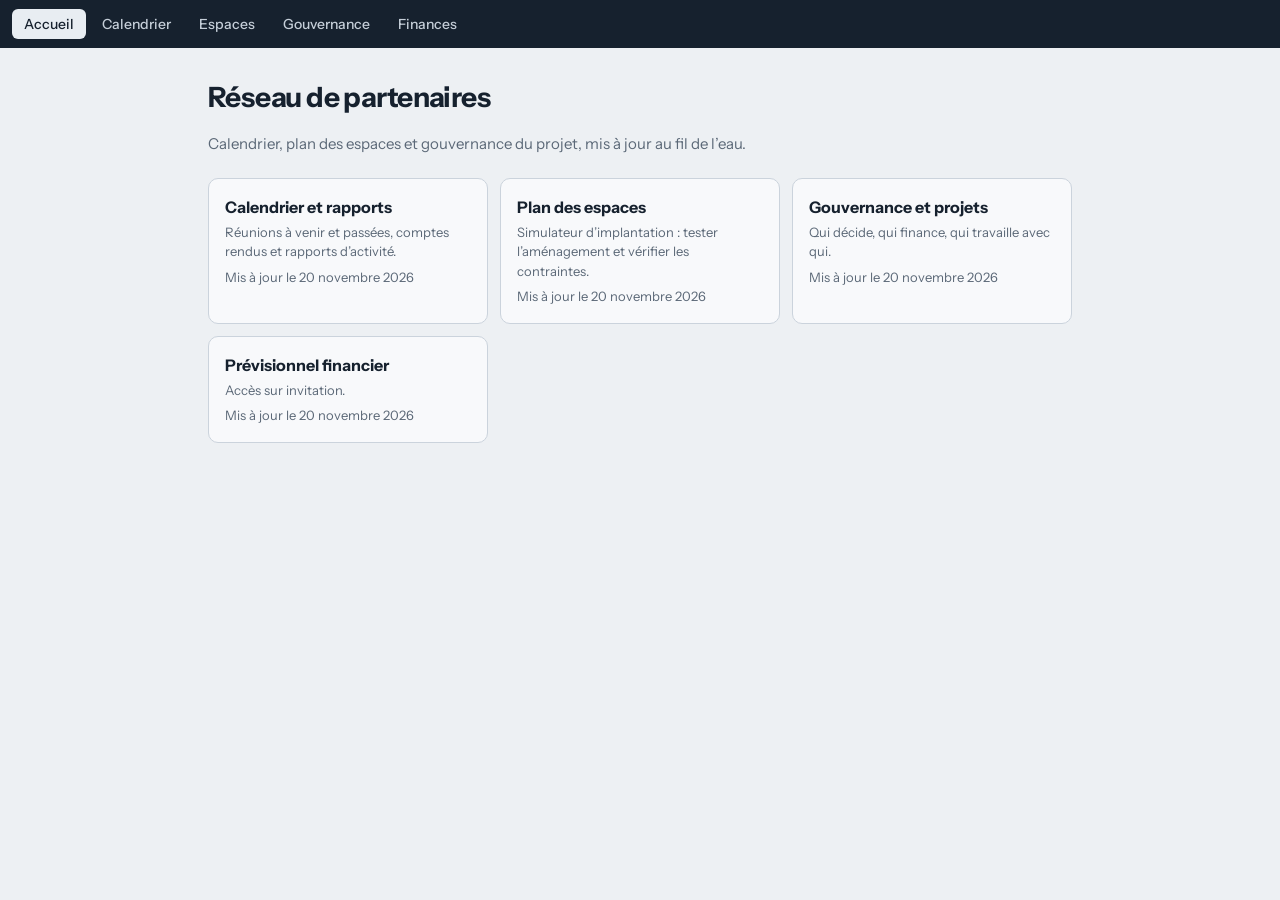
<file: index.html>
<!DOCTYPE html>
<html lang="fr"><head><meta charset="utf-8">
<meta name="viewport" content="width=device-width, initial-scale=1, viewport-fit=cover">
<title>Réseau de partenaires</title>
<link rel="stylesheet" href="site.css">
</head><body>
<script src="nav.js"></script><script src="donnees.js"></script>
<div class="wrap">
  <h1 id="nom"></h1>
  <p class="lead">Calendrier, plan des espaces et gouvernance du projet, mis à jour au fil de l’eau.</p>
  <div id="next"></div>
  <div class="grid" id="cards"></div>
</div>
<script>
const S=window.SITE,today=new Date().toISOString().slice(0,10);
const L=d=>new Date(d+"T12:00:00").toLocaleDateString("fr-FR",{dateStyle:"long"});
const esc=s=>String(s).replace(/[&<>"]/g,c=>({"&":"&amp;","<":"&lt;",">":"&gt;",'"':"&quot;"}[c]));
document.getElementById("nom").textContent=S.nom;
const nx=S.reunions.filter(r=>r.date>=today).sort((a,b)=>a.date<b.date?-1:1)[0];
document.getElementById("next").innerHTML=nx?'<h2>Prochaine réunion</h2><a class="card" href="calendrier.html"><h3>'+esc(nx.titre)+'</h3><div class="small">'+L(nx.date)+(nx.lieu?", "+esc(nx.lieu):"")+'</div>'+(nx.odj?'<p>'+esc(nx.odj)+'</p>':'')+'</a>':"";
const C=[["calendrier.html","Calendrier et rapports","Réunions à venir et passées, comptes rendus et rapports d’activité.","calendrier"],
["espaces.html","Plan des espaces","Simulateur d’implantation : tester l’aménagement et vérifier les contraintes.","espaces"],
["gouvernance.html","Gouvernance et projets","Qui décide, qui finance, qui travaille avec qui.","gouvernance"],
["finances.html","Prévisionnel financier","Accès sur invitation.","finances"]];
document.getElementById("cards").innerHTML=C.map(c=>'<a class="card" href="'+c[0]+'"><h3>'+c[1]+'</h3><div class="small">'+c[2]+'</div>'+(S.majs[c[3]]?'<p class="small">Mis à jour le '+L(S.majs[c[3]])+'</p>':'')+'</a>').join("");
</script></body></html>
</file>
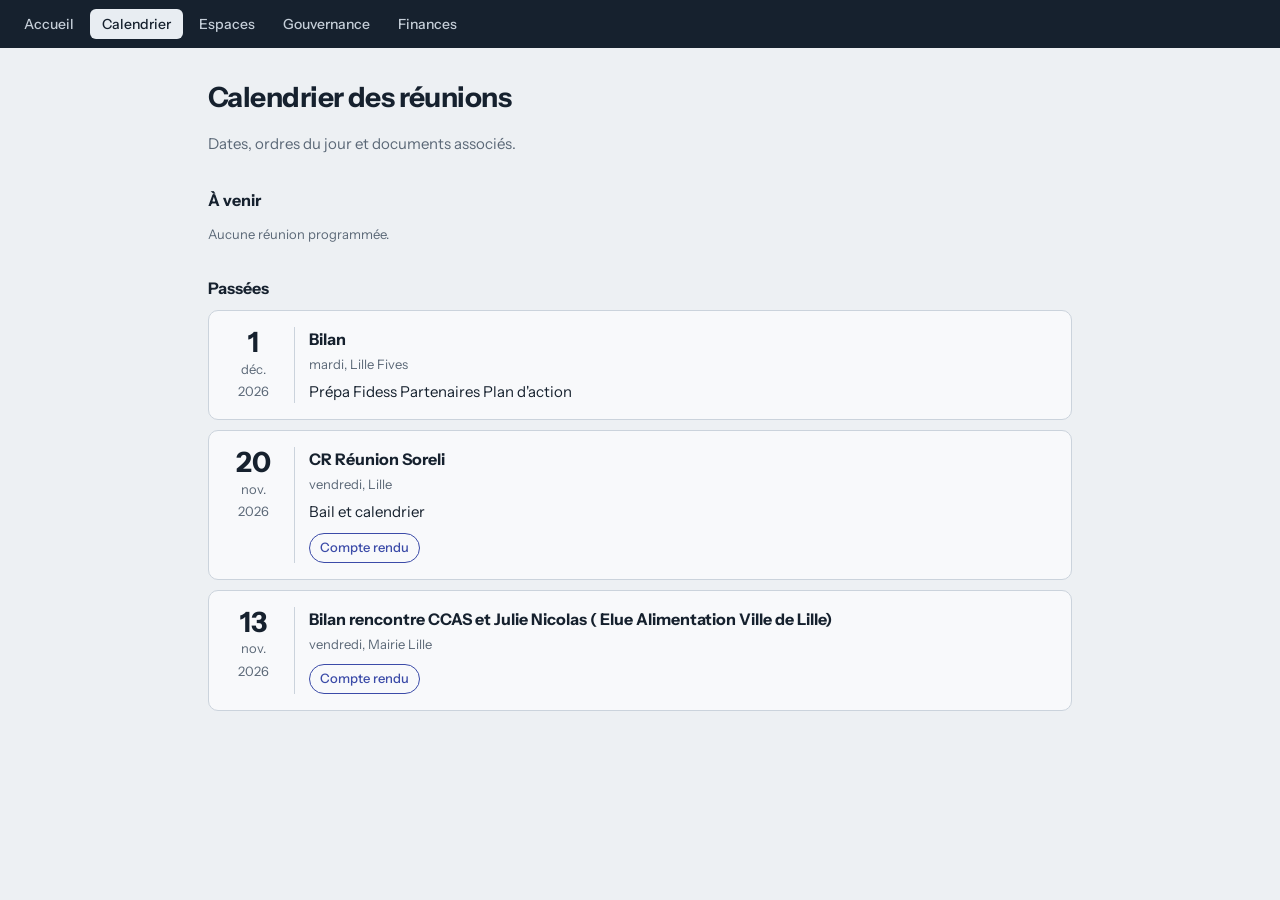
<file: calendrier.html>
<!DOCTYPE html>
<html lang="fr"><head><meta charset="utf-8">
<meta name="viewport" content="width=device-width, initial-scale=1, viewport-fit=cover">
<title>Calendrier des réunions</title>
<link rel="stylesheet" href="site.css">
</head><body>
<script src="nav.js"></script><script src="donnees.js"></script>
<div class="wrap">
  <h1>Calendrier des réunions</h1>
  <p class="lead">Dates, ordres du jour et documents associés.</p>
  <h2>À venir</h2><div id="up"></div>
  <h2>Passées</h2><div id="past"></div>

  <section class="edit-only">
    <h2>Ajouter une réunion</h2>
    <div class="two"><div><label for="fd">Date</label><input type="date" id="fd"></div><div><label for="fl">Lieu</label><input id="fl"></div></div>
    <label for="ft">Titre</label><input id="ft">
    <label for="fo">Ordre du jour</label><textarea id="fo" rows="2"></textarea>
    <div class="two"><div><label for="fk">Document joint</label><select id="fk"><option>Compte rendu</option><option>Rapport d’activité</option><option>Autre document</option></select></div>
    <div><label for="ff">Nom du fichier PDF (facultatif)</label><input id="ff" placeholder="2026-12-10-compte-rendu.pdf"></div></div>
    <button id="gen">Générer la ligne</button>
    <label for="out">À coller dans donnees.js, dans la liste « reunions »</label><textarea id="out" rows="4"></textarea>
    <p class="small">Déposez aussi le PDF dans le dossier rapports/ du dépôt, avec exactement ce nom, et mettez à jour la date « majs.calendrier » dans donnees.js.</p>
  </section>
</div>
<script>
const S=window.SITE,EDIT=location.hash==="#edition",today=new Date().toISOString().slice(0,10);
const $=s=>document.querySelector(s);
const esc=s=>String(s).replace(/[&<>"]/g,c=>({"&":"&amp;","<":"&lt;",">":"&gt;",'"':"&quot;"}[c]));
function card(r){const d=new Date(r.date+"T12:00:00");
 return '<article class="card mtg"><div class="date"><b>'+d.getDate()+'</b><span class="small">'+d.toLocaleDateString("fr-FR",{month:"short",year:"numeric"})+'</span></div><div><h3>'+esc(r.titre)+'</h3><div class="small">'+d.toLocaleDateString("fr-FR",{weekday:"long"})+(r.lieu?", "+esc(r.lieu):"")+'</div>'+(r.odj?'<p>'+esc(r.odj)+'</p>':'')+((r.docs||[]).length?'<div class="docs">'+r.docs.map(x=>'<a href="'+esc(x.u)+'" target="_blank" rel="noopener">'+esc(x.t)+'</a>').join("")+'</div>':'')+'</div></article>'}
const R=S.reunions.slice(),up=R.filter(r=>r.date>=today).sort((a,b)=>a.date<b.date?-1:1),past=R.filter(r=>r.date<today).sort((a,b)=>a.date<b.date?1:-1);
$("#up").innerHTML=up.map(card).join("")||'<p class="small">Aucune réunion programmée.</p>';
$("#past").innerHTML=past.map(card).join("")||'<p class="small">Aucune réunion passée.</p>';
document.body.classList.toggle("edit",EDIT);
addEventListener("hashchange",()=>location.reload());
$("#gen").onclick=()=>{const f=i=>$("#"+i).value.trim();
 if(!f("fd")||!f("ft")){$("#out").value="Renseignez au moins la date et le titre.";return}
 const r={date:f("fd"),titre:f("ft"),lieu:f("fl"),odj:f("fo")};
 if(f("ff"))r.docs=[{t:$("#fk").value,u:"rapports/"+f("ff")}];
 $("#out").value=JSON.stringify(r)+",";$("#out").select();try{navigator.clipboard.writeText($("#out").value)}catch(e){}};
</script></body></html>
</file>
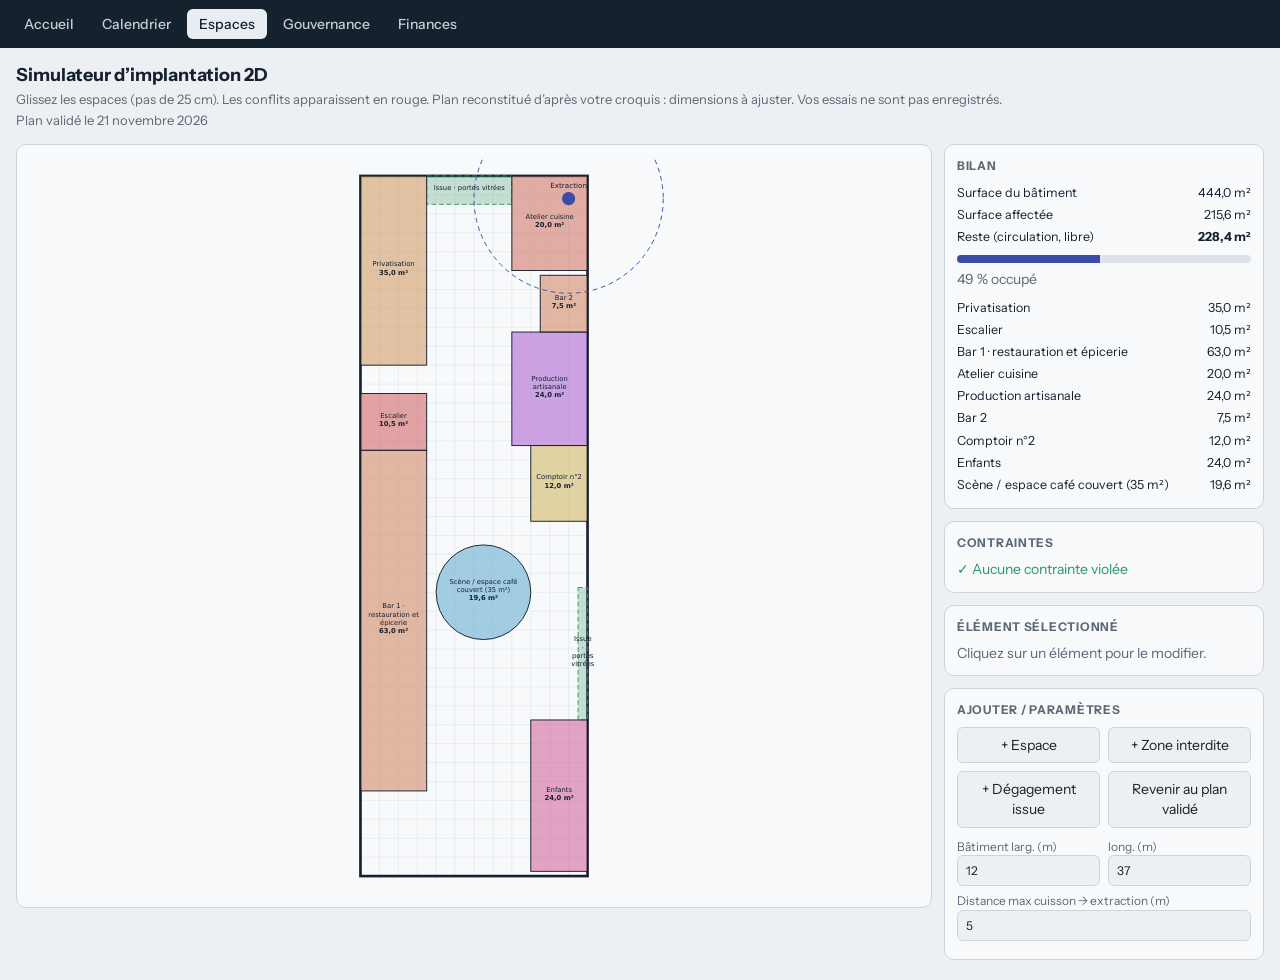
<file: espaces.html>
<!DOCTYPE html>
<html lang="fr"><head><meta charset="utf-8">
<meta name="viewport" content="width=device-width, initial-scale=1, viewport-fit=cover">
<title>Simulateur d’implantation</title>
<style>
:root{box-sizing:border-box;padding-top:env(safe-area-inset-top,0px);padding-bottom:env(safe-area-inset-bottom,0px);--bg:#EDF0F3;--card:#F8F9FB;--tx:#16212E;--mu:#5B6877;--bd:#CBD3DC;--ac:#3B4BA8;--bad:#C0392B;--grid:#DDE3E9;--wall:#16212E;--ok:#2A9566}
html{scroll-padding-top:env(safe-area-inset-top,0px)}
@media (prefers-color-scheme:dark){:root:not([data-theme="light"]){color-scheme:dark;--bg:#12171E;--card:#1A212A;--tx:#E8EDF2;--mu:#9AA7B5;--bd:#2C3744;--ac:#8E9BFF;--bad:#EF6B5B;--grid:#232C37;--wall:#E8EDF2;--ok:#5CCB98}}
:root[data-theme="dark"]{color-scheme:dark;--bg:#12171E;--card:#1A212A;--tx:#E8EDF2;--mu:#9AA7B5;--bd:#2C3744;--ac:#8E9BFF;--bad:#EF6B5B;--grid:#232C37;--wall:#E8EDF2;--ok:#5CCB98}
*{box-sizing:border-box}
body{margin:0;background:var(--bg);color:var(--tx);font:14px/1.45 "Instrument Sans",system-ui,-apple-system,"Segoe UI",sans-serif}
header{padding:14px 16px 6px}h1{font-size:18px;margin:0}header p{margin:2px 0 0;color:var(--mu);font-size:13px}
main{display:grid;grid-template-columns:minmax(0,1fr) 320px;gap:12px;padding:8px 16px 20px;align-items:start}
@media(max-width:820px){main{grid-template-columns:1fr}}
.card{background:var(--card);border:1px solid var(--bd);border-radius:10px;padding:12px}
.card h2{font-size:12px;text-transform:uppercase;letter-spacing:.06em;color:var(--mu);margin:0 0 8px}
svg{width:100%;height:auto;max-height:82vh;display:block;touch-action:none;user-select:none}
.it{cursor:grab}.it text{pointer-events:none;fill:var(--tx);font-family:system-ui,sans-serif}
label{display:block;font-size:12px;color:var(--mu);margin-bottom:6px}
input[type=text],input[type=number]{width:100%;padding:6px 8px;border:1px solid var(--bd);border-radius:6px;background:var(--bg);color:var(--tx);font:inherit}
.row{display:flex;gap:8px}.row>*{flex:1}
button{padding:7px 10px;border:1px solid var(--bd);border-radius:6px;background:var(--bg);color:var(--tx);font:inherit;cursor:pointer}
button:hover{border-color:var(--ac)}button.bad{color:var(--bad)}
.chk{display:flex;gap:6px;align-items:center;color:var(--tx)}
.side{display:flex;flex-direction:column;gap:12px}
.bar{height:8px;background:var(--grid);border-radius:4px;overflow:hidden;margin:6px 0}.bar i{display:block;height:100%;background:var(--ac)}
.msg{color:var(--bad);margin:3px 0}.okm{color:var(--ok)}
table{width:100%;border-collapse:collapse;font-size:12.5px}td{padding:2px 0}td:last-child{text-align:right}
.mu{color:var(--mu)}
body:not(.edit) .edit-only{display:none}
</style></head><body>
<script src="nav.js"></script>
<header><h1>Simulateur d’implantation 2D</h1>
<p>Glissez les espaces (pas de 25 cm). Les conflits apparaissent en rouge. Plan reconstitué d’après votre croquis : dimensions à ajuster. Vos essais ne sont pas enregistrés.</p><p id="upd" class="mu" style="font-size:13px"></p></header>
<main>
<div class="card"><svg id="sv"></svg></div>
<div class="side">
<div class="card"><h2>Bilan</h2><div id="st"></div></div>
<div class="card"><h2>Contraintes</h2><div id="cf"></div></div>
<div class="card"><h2>Élément sélectionné</h2><div id="ed"></div></div>
<div class="card"><h2>Ajouter / paramètres</h2>
<div class="row"><button id="a1">+ Espace</button><button id="a2">+ Zone interdite</button></div>
<div class="row" style="margin-top:8px"><button id="a3">+ Dégagement issue</button><button id="a4">Revenir au plan validé</button></div>
<div class="row" style="margin-top:10px"><label>Bâtiment larg. (m)<input type="number" id="bw" step=".5" min="3"></label><label>long. (m)<input type="number" id="bh" step=".5" min="3"></label></div>
<label>Distance max cuisson → extraction (m)<input type="number" id="md" step=".5" min="1"></label>
</div>
<div class="card edit-only"><h2>Publier</h2><p class="mu" style="margin:0 0 8px">Copiez ce bloc dans espaces.html, à la place du bloc entre DEBUT-DONNEES et FIN-DONNEES.</p><button id="ex">Afficher le bloc à publier</button><textarea id="jx" style="width:100%;height:90px;margin-top:8px;font-size:11px"></textarea></div></div></main>
<script>
const $=s=>document.querySelector(s),svg=$('#sv'),G=.25,EPS=1e-6;
let B,maxD,sel=null,nid=1,items;
const EDIT=location.hash==="#edition";
/* DEBUT-DONNEES */
const PLAN={"updated":"2026-11-21","B":{"w":12,"h":37},"maxD":5,"items":[{"n":"Privatisation ","t":"b","x":0,"y":0,"w":3.5,"h":10,"c":30},{"n":"Escalier","t":"b","x":0,"y":11.5,"w":3.5,"h":3,"c":0,"f":1},{"n":"Bar 1 · restauration et épicerie","t":"b","x":0,"y":14.5,"w":3.5,"h":18,"c":20},{"n":"Atelier cuisine","t":"b","x":8,"y":0,"w":4,"h":5,"c":10,"cook":1},{"n":"Production artisanale","t":"b","x":8,"y":8.25,"w":4,"h":6,"c":280},{"n":"Bar 2","t":"b","x":9.5,"y":5.25,"w":2.5,"h":3,"c":20},{"n":"Comptoir n°2","t":"b","x":9,"y":14.25,"w":3,"h":4,"c":45},{"n":"Enfants","t":"b","x":9,"y":28.75,"w":3,"h":8,"c":330},{"n":"Scène / espace café couvert (35 m²)","t":"b","s":"c","x":4,"y":19.5,"w":5,"h":5,"c":200},{"n":"Issue · portes vitrées","t":"e","x":3.5,"y":0,"w":4.5,"h":1.5},{"n":"Issue · portes vitrées","t":"e","x":11.5,"y":21.75,"w":0.5,"h":7},{"n":"Extraction (gaine)","t":"g","x":11,"y":1.2,"w":0,"h":0}]};
/* FIN-DONNEES */
function init(){const P=JSON.parse(JSON.stringify(PLAN));B=P.B;maxD=P.maxD;sel=null;nid=1;items=P.items;
items.forEach(i=>i.id=nid++);$('#bw').value=B.w;$('#bh').value=B.h;$('#md').value=maxD;}
const area=i=>i.s=="c"?Math.PI*i.w*i.w/4:i.w*i.h;
function ov(a,b){const ca=a.s=="c",cb=b.s=="c";
if(ca&&cb)return Math.hypot(a.x+a.w/2-b.x-b.w/2,a.y+a.w/2-b.y-b.w/2)<(a.w+b.w)/2-EPS;
if(ca||cb){const c=ca?a:b,r=ca?b:a,R=c.w/2,cx=c.x+R,cy=c.y+R,px=Math.max(r.x,Math.min(cx,r.x+r.w)),py=Math.max(r.y,Math.min(cy,r.y+r.h));return Math.hypot(cx-px,cy-py)<R-EPS}
return a.x<b.x+b.w-EPS&&b.x<a.x+a.w-EPS&&a.y<b.y+b.h-EPS&&b.y<a.y+a.h-EPS}
function conflicts(){const m=[],bad=new Set(),bl=items.filter(i=>i.t=="b"),g=items.find(i=>i.t=="g");
const add=(t,...ids)=>{m.push(t);ids.forEach(i=>bad.add(i))};
bl.forEach((a,k)=>{
if(a.x<-EPS||a.y<-EPS||a.x+a.w>B.w+EPS||a.y+a.h>B.h+EPS)add(`« ${a.n} » dépasse du bâtiment`,a.id);
bl.slice(k+1).forEach(b=>{if(ov(a,b))add(`« ${a.n} » chevauche « ${b.n} »`,a.id,b.id)});
items.filter(i=>i.t=="x"||i.t=="e").forEach(z=>{if(ov(a,z))add(z.t=="e"?`« ${a.n} » bloque un dégagement d’issue`:`« ${a.n} » empiète sur « ${z.n} »`,a.id,z.id)});
if(a.cook){if(!g)add(`« ${a.n} » : aucune extraction définie`,a.id);else{const px=Math.max(a.x,Math.min(g.x,a.x+a.w)),py=Math.max(a.y,Math.min(g.y,a.y+a.h)),d=Math.hypot(g.x-px,g.y-py);if(d>maxD+EPS)add(`« ${a.n} » est à ${d.toFixed(1)} m de l’extraction (max ${maxD} m)`,a.id,g.id)}}});
return{m,bad}}
function wrap(s,n){const w=s.split(" "),l=[];let c="";w.forEach(x=>{if((c+" "+x).trim().length>n&&c){l.push(c);c=x}else c=(c+" "+x).trim()});if(c)l.push(c);return l}
const esc=s=>s.replace(/[&<>"]/g,c=>({"&":"&amp;","<":"&lt;",">":"&gt;",'"':"&quot;"}[c]));
function draw(){const{m,bad}=conflicts();let h="";
svg.setAttribute("viewBox",`-1 -1 ${B.w+2} ${B.h+2}`);
for(let i=0;i<=B.w;i++)h+=`<line x1="${i}" y1="0" x2="${i}" y2="${B.h}" stroke="var(--grid)" stroke-width=".03"/>`;
for(let j=0;j<=B.h;j++)h+=`<line x1="0" y1="${j}" x2="${B.w}" y2="${j}" stroke="var(--grid)" stroke-width=".03"/>`;
h+=`<rect x="0" y="0" width="${B.w}" height="${B.h}" fill="none" stroke="var(--wall)" stroke-width=".14"/>`;
const ord={x:0,e:1,b:2,g:3};
[...items].sort((a,b)=>ord[a.t]-ord[b.t]).forEach(i=>{const s=i.id==sel,b=bad.has(i.id);let o="";
if(i.t=="g"){o=`<circle cx="${i.x}" cy="${i.y}" r="${maxD}" fill="none" stroke="var(--ac)" stroke-width=".05" stroke-dasharray=".25 .2"/><circle cx="${i.x}" cy="${i.y}" r=".35" fill="${b?"var(--bad)":"var(--ac)"}"/><text x="${i.x}" y="${i.y-.55}" font-size=".38" text-anchor="middle">Extraction</text>`;
}else{const cx=i.x+i.w/2,cy=i.y+i.h/2,fill=i.t=="x"?"rgba(192,57,43,.28)":i.t=="e"?"rgba(46,139,87,.25)":`hsl(${i.c} 55% 62% / .6)`,
stroke=b?"var(--bad)":s?"var(--ac)":i.t=="x"?"var(--bad)":i.t=="e"?"var(--ok)":"var(--wall)",
sw=b||s?.1:.05,dash=i.t!="b"?'stroke-dasharray=".25 .15"':"";
o=i.s=="c"?`<circle cx="${cx}" cy="${cy}" r="${i.w/2}" fill="${fill}" stroke="${stroke}" stroke-width="${sw}"/>`:`<rect x="${i.x}" y="${i.y}" width="${i.w}" height="${i.h}" fill="${fill}" stroke="${stroke}" stroke-width="${sw}" ${dash}/>`;
const fs=.36,lines=wrap(i.n,Math.max(5,Math.floor(i.w/.2)));if(i.t=="b")lines.push(area(i).toFixed(1).replace(".",",")+" m²");
const y0=cy-(lines.length-1)*fs*.6;
o+=lines.map((l,k)=>`<text x="${cx}" y="${y0+k*fs*1.2}" font-size="${fs}" text-anchor="middle" ${k==lines.length-1&&i.t=="b"?'font-weight="600"':''}>${esc(l)}</text>`).join("")}
h+=`<g class="it" data-id="${i.id}">${o}</g>`});
svg.innerHTML=h;
const bl=items.filter(i=>i.t=="b"),used=bl.reduce((a,i)=>a+area(i),0),tot=B.w*B.h,fr=s=>s.toFixed(1).replace(".",",");
$("#st").innerHTML=`<table><tr><td>Surface du bâtiment</td><td>${fr(tot)} m²</td></tr><tr><td>Surface affectée</td><td>${fr(used)} m²</td></tr><tr><td>Reste (circulation, libre)</td><td><b>${fr(tot-used)} m²</b></td></tr></table><div class="bar"><i style="width:${Math.min(100,used/tot*100)}%"></i></div><div class="mu">${Math.round(used/tot*100)} % occupé</div><table style="margin-top:8px">${bl.map(i=>`<tr><td>${esc(i.n)}</td><td>${fr(area(i))} m²</td></tr>`).join("")}</table>`;
$("#cf").innerHTML=m.length?m.map(x=>`<div class="msg">⚠ ${esc(x)}</div>`).join(""):`<div class="okm">✓ Aucune contrainte violée</div>`}
function editor(){const it=items.find(i=>i.id==sel),el=$("#ed");
if(!it){el.innerHTML=`<p class="mu" style="margin:0">Cliquez sur un élément pour le modifier.</p>`;return}
el.innerHTML=`<label>Nom<input type="text" id="en" value="${esc(it.n)}"></label>`+(it.t=="g"?"":`<div class="row"><label>${it.s=="c"?"Diamètre (m)":"Largeur (m)"}<input type="number" id="ew" step=".1" min=".5" value="${it.w}"></label>${it.s=="c"?"":`<label>Longueur (m)<input type="number" id="eh" step=".1" min=".5" value="${it.h}"></label>`}</div>`)+(it.t=="b"?`<label class="chk"><input type="checkbox" id="ec" ${it.cook?"checked":""}> Cuisson (exige l’extraction)</label>`:"")+`<div class="row">${it.t!="g"&&it.s!="c"?'<button id="rot">Pivoter</button>':""}<button id="del" class="bad">Supprimer</button></div>`;
$("#en").oninput=e=>{it.n=e.target.value;draw()};
if($("#ew"))$("#ew").oninput=e=>{it.w=Math.max(.5,+e.target.value||.5);if(it.s=="c")it.h=it.w;draw()};
if($("#eh"))$("#eh").oninput=e=>{it.h=Math.max(.5,+e.target.value||.5);draw()};
if($("#ec"))$("#ec").onchange=e=>{it.cook=e.target.checked;draw()};
if($("#rot"))$("#rot").onclick=()=>{[it.w,it.h]=[it.h,it.w];editor();draw()};
$("#del").onclick=()=>{items=items.filter(i=>i!=it);sel=null;editor();draw()}}
let drag=null;
function pt(e){const p=svg.createSVGPoint();p.x=e.clientX;p.y=e.clientY;return p.matrixTransform(svg.getScreenCTM().inverse())}
svg.addEventListener("pointerdown",e=>{const g=e.target.closest(".it");if(!g){sel=null;editor();draw();return}
const it=items.find(i=>i.id==g.dataset.id),p=pt(e);drag={it,dx:p.x-it.x,dy:p.y-it.y};svg.setPointerCapture(e.pointerId);
if(sel!=it.id){sel=it.id;editor()}draw()});
svg.addEventListener("pointermove",e=>{if(!drag)return;const p=pt(e);drag.it.x=Math.round((p.x-drag.dx)/G)*G;drag.it.y=Math.round((p.y-drag.dy)/G)*G;draw()});
addEventListener("pointerup",()=>drag=null);
function addI(o){o.id=nid++;items.push(o);sel=o.id;editor();draw()}
$("#a1").onclick=()=>addI({n:"Nouvel espace",t:"b",x:4,y:6,w:2,h:2,c:Math.floor(Math.random()*360)});
$("#a2").onclick=()=>addI({n:"Zone interdite",t:"x",x:4,y:6,w:1.5,h:1.5});
$("#a3").onclick=()=>addI({n:"Issue de secours",t:"e",x:4,y:6,w:2,h:1.5});
$("#a4").onclick=()=>{init();editor();draw()};
$("#bw").oninput=e=>{B.w=Math.max(3,+e.target.value||3);draw()};
$("#bh").oninput=e=>{B.h=Math.max(3,+e.target.value||3);draw()};
$("#md").oninput=e=>{maxD=Math.max(1,+e.target.value||1);draw()};
$("#ex").onclick=()=>{const o={updated:new Date().toISOString().slice(0,10),B,maxD,items:items.map(({id,...r})=>r)};const t="/* DEBUT-DONNEES */\nconst PLAN="+JSON.stringify(o)+";\n/* FIN-DONNEES */";$("#jx").value=t;$("#jx").select();try{navigator.clipboard.writeText(t)}catch(e){}};
document.body.classList.toggle("edit",EDIT);
$("#upd").textContent=PLAN.updated?"Plan validé le "+new Date(PLAN.updated+"T12:00:00").toLocaleDateString("fr-FR",{dateStyle:"long"}):"";
addEventListener("hashchange",()=>location.reload());
init();editor();draw();
</script></body></html>
</file>
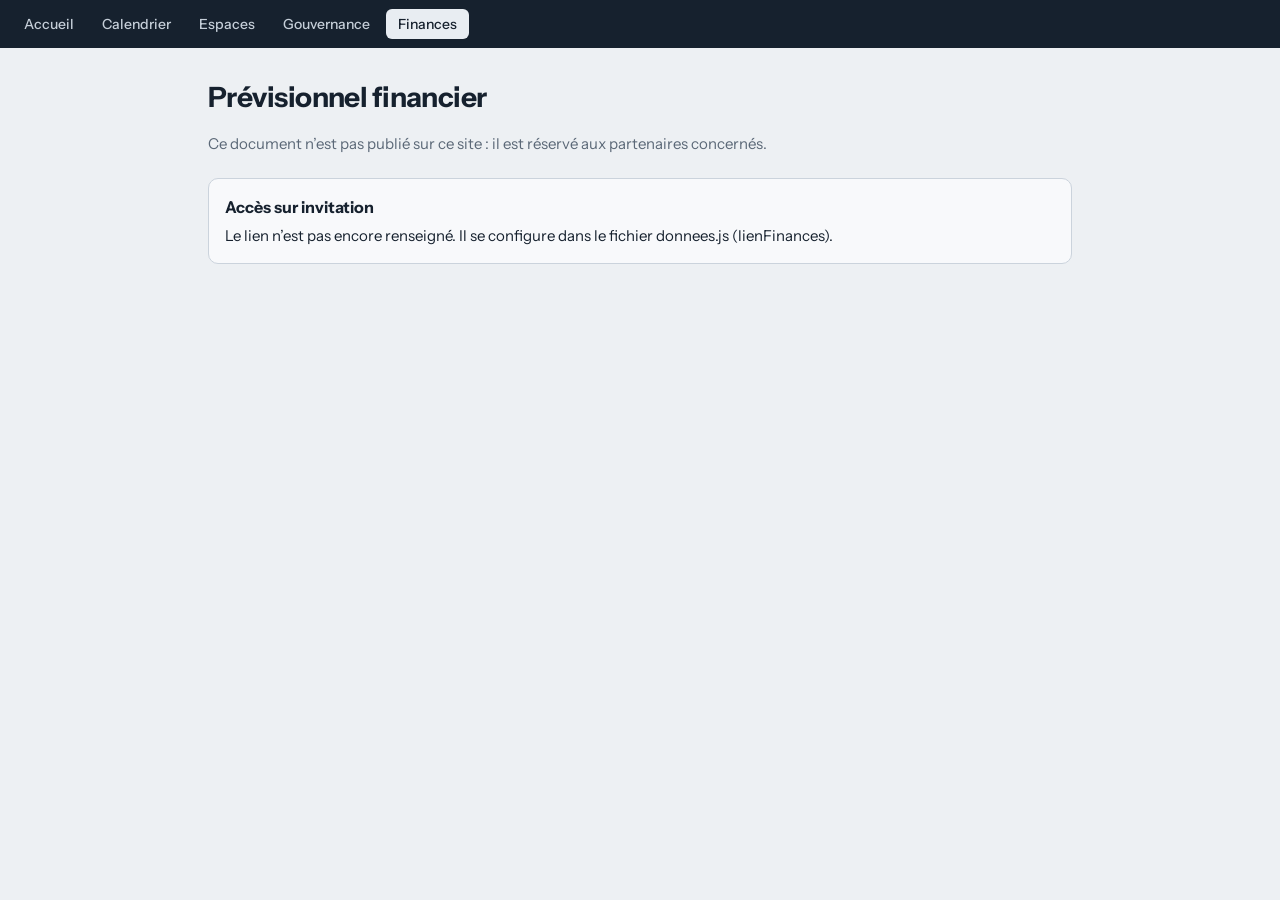
<file: finances.html>
<!DOCTYPE html>
<html lang="fr"><head><meta charset="utf-8">
<meta name="viewport" content="width=device-width, initial-scale=1, viewport-fit=cover">
<title>Prévisionnel financier</title>
<link rel="stylesheet" href="site.css">
</head><body>
<script src="nav.js"></script><script src="donnees.js"></script>
<div class="wrap">
  <h1>Prévisionnel financier</h1>
  <p class="lead">Ce document n’est pas publié sur ce site : il est réservé aux partenaires concernés.</p>
  <div class="card" style="margin-top:22px">
    <h3>Accès sur invitation</h3>
    <p id="txt"></p>
    <a class="btn" id="lien" href="#" style="display:none" target="_blank" rel="noopener">Ouvrir le prévisionnel</a>
  </div>
</div>
<script>
const u=window.SITE.lienFinances;
document.getElementById("txt").textContent=u?"Le lien s’ouvre dans un espace protégé. Si l’accès vous est refusé, demandez une invitation à l’animateur du réseau.":"Le lien n’est pas encore renseigné. Il se configure dans le fichier donnees.js (lienFinances).";
if(u){const a=document.getElementById("lien");a.href=u;a.style.display="inline-block"}
</script></body></html>
</file>
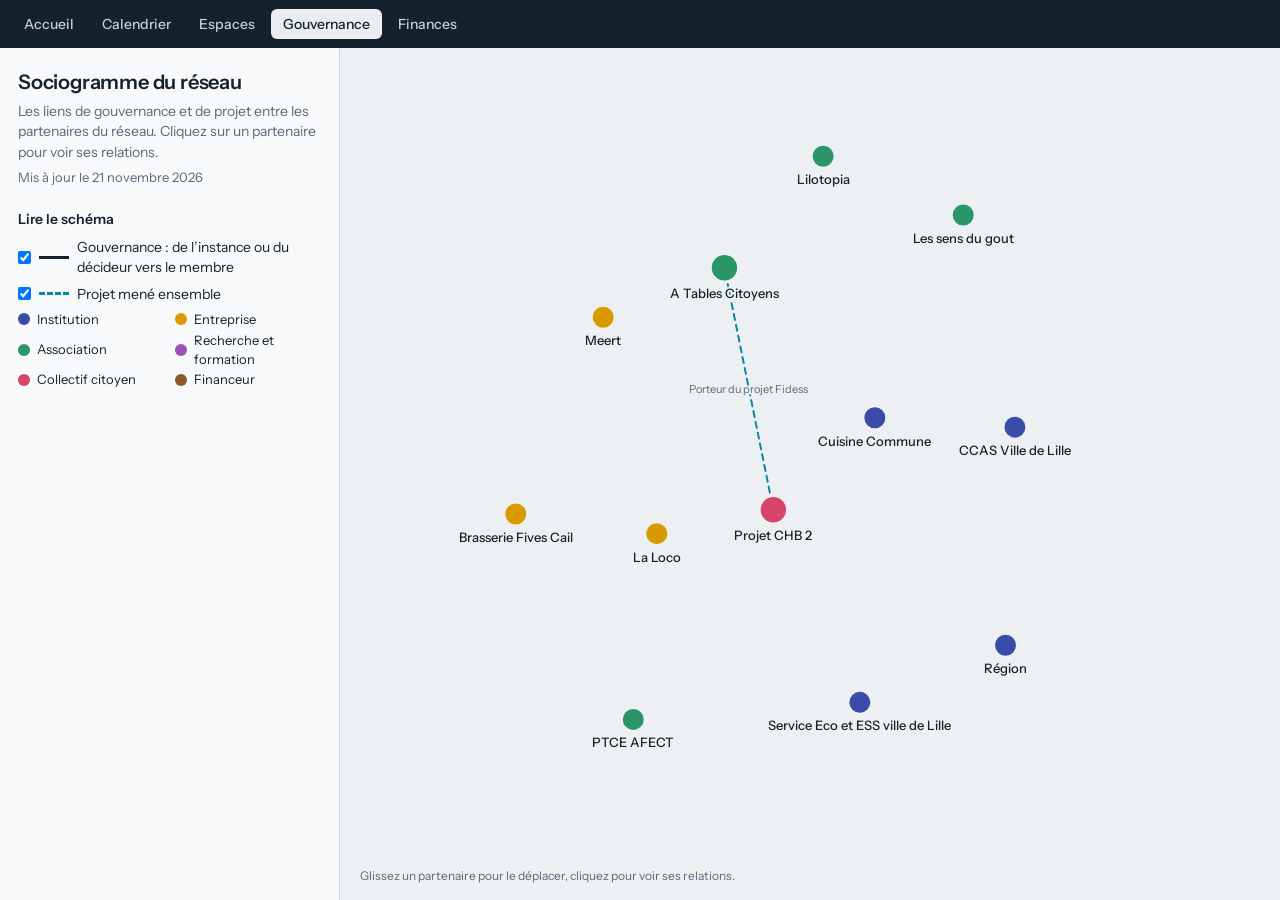
<file: gouvernance.html>
<!DOCTYPE html>
<html lang="fr">
<head>
<meta charset="utf-8">
<meta name="viewport" content="width=device-width, initial-scale=1, viewport-fit=cover">
<title>Gouvernance et projets du réseau</title>
<link rel="stylesheet" href="https://fonts.googleapis.com/css2?family=Instrument+Sans:wght@400;500;600&display=swap">
<style>
:root{
  --bg:#EDF0F3;--panel:#F8F9FB;--ink:#16212E;--muted:#5B6877;--line:#CBD3DC;--field:#fff;
  --proj:#0A86A8;
  --c-institution:#3B4BA8;--c-entreprise:#D99A00;--c-association:#2A9566;--c-recherche:#9B51B5;--c-citoyen:#D6446B;--c-financeur:#8A5A2B;
  box-sizing:border-box;padding-top:env(safe-area-inset-top,0px);padding-bottom:env(safe-area-inset-bottom,0px);
}
@media (prefers-color-scheme:dark){
  :root:not([data-theme="light"]){
    --bg:#12171E;--panel:#1A212A;--ink:#E8EDF2;--muted:#9AA7B5;--line:#2C3744;--field:#121920;
    --proj:#4CC3E6;
    --c-institution:#8E9BFF;--c-entreprise:#F2BE3A;--c-association:#5CCB98;--c-recherche:#C78BE0;--c-citoyen:#F0829F;--c-financeur:#D9A066;
    color-scheme:dark;
  }
}
:root[data-theme="dark"]{
  --bg:#12171E;--panel:#1A212A;--ink:#E8EDF2;--muted:#9AA7B5;--line:#2C3744;--field:#121920;
  --proj:#4CC3E6;
  --c-institution:#8E9BFF;--c-entreprise:#F2BE3A;--c-association:#5CCB98;--c-recherche:#C78BE0;--c-citoyen:#F0829F;--c-financeur:#D9A066;
  color-scheme:dark;
}
html{scroll-padding-top:env(safe-area-inset-top,0px);height:100%}
*,*::before,*::after{box-sizing:border-box}
body{margin:0;height:100%;background:var(--bg);color:var(--ink);font:400 14px/1.45 "Instrument Sans",system-ui,-apple-system,"Segoe UI",sans-serif}
.app{display:grid;grid-template-columns:340px 1fr;height:calc(100% - var(--navh,0px))}
aside{background:var(--panel);border-right:1px solid var(--line);overflow-y:auto;padding:20px 18px 28px}
h1{font-size:20px;font-weight:600;margin:0 0 4px;letter-spacing:-.01em}
h2{font-size:14px;font-weight:600;margin:22px 0 8px}
.lead{color:var(--muted);margin:0}
label{display:block;font-weight:500;margin:8px 0 3px}
input[type=text],select,textarea{width:100%;padding:8px 10px;border:1px solid var(--line);border-radius:6px;background:var(--field);color:var(--ink);font:inherit}
textarea{min-height:90px;font-size:12px;font-family:ui-monospace,Menlo,monospace}
button{font:inherit;font-weight:500;padding:8px 12px;border-radius:6px;border:1px solid var(--ink);background:var(--ink);color:var(--bg);cursor:pointer;margin-top:10px}
button.ghost{background:transparent;color:var(--ink);border-color:var(--line)}
button.danger{border-color:var(--c-citoyen);color:var(--c-citoyen);background:transparent}
button:focus-visible,input:focus-visible,select:focus-visible,textarea:focus-visible,svg g.node:focus-visible{outline:2px solid var(--proj);outline-offset:2px}
.row{display:flex;gap:8px;flex-wrap:wrap}
.row button{margin-top:6px}
.seg{display:flex;gap:6px}
.seg label{flex:1;margin:0;font-weight:500}
.seg input{position:absolute;opacity:0;pointer-events:none}
.seg span{display:block;text-align:center;padding:8px;border:1px solid var(--line);border-radius:6px;cursor:pointer}
.seg input:checked+span{border-color:var(--ink);background:var(--ink);color:var(--bg)}
.seg input:focus-visible+span{outline:2px solid var(--proj);outline-offset:2px}
.key{display:flex;align-items:center;gap:8px;margin:6px 0;font-weight:400}
.key input{margin:0}
.sw{width:30px;height:0;border-top:3px solid var(--ink);flex:none}
.sw.p{border-top:3px dashed var(--proj)}
.dot{width:12px;height:12px;border-radius:50%;flex:none}
.cats{display:grid;grid-template-columns:1fr 1fr;gap:2px 10px;margin-top:6px}
.cats div{display:flex;align-items:center;gap:7px;font-size:13px}
.detail{border:1px solid var(--line);border-radius:8px;padding:12px;margin-top:16px;background:var(--field)}
.detail h3{margin:0 0 2px;font-size:15px}
.detail ul{list-style:none;margin:8px 0 0;padding:0}
.detail li{display:flex;justify-content:space-between;gap:8px;align-items:flex-start;padding:6px 0;border-top:1px solid var(--line)}
.detail li small{color:var(--muted);display:block}
.x{margin:0;padding:2px 8px;background:transparent;color:var(--muted);border-color:var(--line)}
main{position:relative;min-width:0;min-height:0}
svg#map{width:100%;height:100%;display:block;touch-action:none}
.hint{position:absolute;left:14px;bottom:14px;color:var(--muted);font-size:12px;background:var(--bg);padding:2px 6px;border-radius:4px}
.nlabel{font-size:13px;font-weight:500;fill:var(--ink);paint-order:stroke;stroke:var(--bg);stroke-width:4px;stroke-linejoin:round;pointer-events:none}
.llabel{font-size:11px;fill:var(--muted);paint-order:stroke;stroke:var(--bg);stroke-width:3px;pointer-events:none}
.arrow{fill:var(--ink)}
g.node{cursor:grab}
.dim{opacity:.14}
.empty{fill:var(--muted);font-size:14px}
body:not(.edit) .edit-only{display:none}
.banner{background:var(--ink);color:var(--bg);padding:8px 10px;border-radius:6px;margin:12px 0 0;font-size:13px}
.upd{color:var(--muted);font-size:13px;margin:6px 0 0}
@media (max-width:820px){
  body{height:auto}
  .app{display:flex;flex-direction:column;height:auto}
  main{order:-1;height:62vh;height:62dvh}
  aside{border-right:0;border-top:1px solid var(--line);overflow:visible}
}
</style>
</head>
<body>
<script src="nav.js"></script>
<div class="app">
<aside>
  <h1>Sociogramme du réseau</h1>
  <p class="lead" id="lead"></p><p class="upd" id="upd"></p><div class="banner edit-only">Mode édition : vos changements restent visibles chez vous seulement. Pour les publier : « Afficher le JSON », remplacez dans index.html le bloc entre DEBUT-DONNEES et FIN-DONNEES, puis redéposez le fichier.</div>

  <h2>Lire le schéma</h2>
  <div class="key"><input type="checkbox" id="fGov" checked aria-label="Afficher la gouvernance"><span class="sw"></span><span>Gouvernance : de l’instance ou du décideur vers le membre</span></div>
  <div class="key"><input type="checkbox" id="fProj" checked aria-label="Afficher les projets"><span class="sw p"></span><span>Projet mené ensemble</span></div>
  <div class="cats" id="legend"></div>

  <div class="edit-only"><h2>Ajouter un partenaire</h2>
  <label for="pName">Nom</label>
  <input type="text" id="pName" autocomplete="off">
  <label for="pCat">Type de structure</label>
  <select id="pCat"></select>
  <button id="addNode">Ajouter le partenaire</button>

  <h2>Créer une relation</h2>
  <label for="rA">De</label><select id="rA"></select>
  <label for="rB">Vers</label><select id="rB"></select>
  <label>Nature</label>
  <div class="seg">
    <label><input type="radio" name="rt" value="gov" checked><span>Gouvernance</span></label>
    <label><input type="radio" name="rt" value="proj"><span>Projet</span></label>
  </div>
  <label for="rL">Intitulé (rôle, nom du projet)</label>
  <input type="text" id="rL" autocomplete="off">
  <button id="addLink">Créer la relation</button>
  <p id="msg" class="lead" role="status" style="min-height:1.4em;margin-top:8px"></p></div>

  <div id="detail"></div>

  <div class="edit-only"><h2>Données</h2>
  <div class="row">
    <button class="ghost" id="bExport">Afficher le JSON</button>
    <button class="ghost" id="bImport">Importer le JSON</button>
    <button class="ghost" id="bPub">Revenir à la version publiée</button>
    <button class="ghost" id="bEx">Charger l’exemple</button>
    <button class="ghost" id="bClear">Tout effacer</button>
  </div>
  <label for="json" class="lead" style="font-weight:400">Copiez ce texte pour sauvegarder votre réseau, ou collez-en un pour le recharger.</label>
  <textarea id="json" spellcheck="false"></textarea></div>
</aside>

<main>
  <svg id="map" role="img" aria-label="Sociogramme des partenaires">
    <defs><marker id="arr" viewBox="0 0 10 10" refX="9" refY="5" markerWidth="7" markerHeight="7" orient="auto"><path class="arrow" d="M0 0L10 5L0 10z"/></marker></defs>
    <g id="gL"></g><g id="gN"></g>
  </svg>
  <div class="hint">Glissez un partenaire pour le déplacer, cliquez pour voir ses relations.</div>
</main>
</div>

<script>
const CATS={institution:"Institution",entreprise:"Entreprise",association:"Association",recherche:"Recherche et formation",citoyen:"Collectif citoyen",financeur:"Financeur"};
const KEY="sociogramme-reseau-v1";
/* DEBUT-DONNEES */
const PUBLISHED={
 "updated": "2026-11-21",
 "nodes": [
  {
   "id": "n2",
   "name": "Région",
   "cat": "institution",
   "nx": 0.708,
   "ny": 0.701
  },
  {
   "id": "nmwq9ozjh6ak",
   "name": "Projet CHB 2",
   "cat": "citoyen",
   "nx": 0.461,
   "ny": 0.542
  },
  {
   "id": "nmwq9p93utzm",
   "name": "PTCE AFECT",
   "cat": "association",
   "nx": 0.312,
   "ny": 0.788
  },
  {
   "id": "nmwq9pe06s2a",
   "name": "A Tables Citoyens",
   "cat": "association",
   "nx": 0.409,
   "ny": 0.258
  },
  {
   "id": "nmwq9pggxf7d",
   "name": "Lilotopia",
   "cat": "association",
   "nx": 0.514,
   "ny": 0.127
  },
  {
   "id": "nmwq9pk43v8d",
   "name": "Les sens du gout",
   "cat": "association",
   "nx": 0.663,
   "ny": 0.196
  },
  {
   "id": "nmwq9pzdj14g",
   "name": "CCAS Ville de Lille",
   "cat": "institution",
   "nx": 0.718,
   "ny": 0.445
  },
  {
   "id": "nmwq9q695xw8",
   "name": "Service Eco et ESS ville de Lille",
   "cat": "institution",
   "nx": 0.553,
   "ny": 0.768
  },
  {
   "id": "nmwq9qnxys02",
   "name": "Brasserie Fives Cail",
   "cat": "entreprise",
   "nx": 0.187,
   "ny": 0.547
  },
  {
   "id": "nmwq9qq234ta",
   "name": "La Loco",
   "cat": "entreprise",
   "nx": 0.337,
   "ny": 0.57
  },
  {
   "id": "nmwq9qt0iie3",
   "name": "Meert",
   "cat": "entreprise",
   "nx": 0.28,
   "ny": 0.316
  },
  {
   "id": "nmwqgwfsmpim",
   "name": "Cuisine Commune",
   "cat": "institution",
   "nx": 0.569,
   "ny": 0.434
  }
 ],
 "links": [
  {
   "id": "lmwqfy62os6a",
   "a": "nmwq9pe06s2a",
   "b": "nmwq9ozjh6ak",
   "type": "proj",
   "label": "Porteur du projet Fidess"
  }
 ]
};
/* FIN-DONNEES */
const EDIT=location.hash==="#edition";
const EX=PUBLISHED;
const pinned=()=>!EDIT&&S.nodes.length&&S.nodes.every(n=>typeof n.nx==="number");
const $=s=>document.querySelector(s);
const NS="http://www.w3.org/2000/svg";
const clone=o=>JSON.parse(JSON.stringify(o));
const uid=p=>p+Date.now().toString(36)+Math.random().toString(36).slice(2,5);
let S=clone(EX),sel=null,vw=800,vh=600,alpha=1,drag=null,raf=0;
const reduce=matchMedia("(prefers-reduced-motion: reduce)").matches;

if(EDIT)try{const t=localStorage.getItem(KEY);if(t){const d=JSON.parse(t);if(d&&d.nodes&&d.links)S=d}}catch(e){}
function save(){if(!EDIT)return;try{localStorage.setItem(KEY,JSON.stringify({updated:S.updated,nodes:S.nodes.map(n=>({id:n.id,name:n.name,cat:n.cat,x:n.x,y:n.y})),links:S.links.map(l=>({id:l.id,a:l.a,b:l.b,type:l.type,label:l.label}))}))}catch(e){}}

function el(tag,attrs,parent){const e=document.createElementNS(NS,tag);for(const k in attrs)e.setAttribute(k,attrs[k]);if(parent)parent.appendChild(e);return e}
const byId=id=>S.nodes.find(n=>n.id===id);
const deg=n=>S.links.filter(l=>l.a===n.id||l.b===n.id).length;
const rad=n=>12+Math.min(deg(n),7)*2.2;
const vis=l=>(l.type==="gov"?$("#fGov").checked:$("#fProj").checked);

function say(t){$("#msg").textContent=t}

/* ---------- rendu ---------- */
function render(){
  const gL=$("#gL"),gN=$("#gN");gL.innerHTML="";gN.innerHTML="";
  S.nodes.forEach((n,i)=>{
    if(typeof n.x!=="number"&&typeof n.nx==="number"){n.x=n.nx*vw;n.y=n.ny*vh}else if(typeof n.x!=="number"){const a=i/S.nodes.length*6.283;n.x=vw/2+Math.cos(a)*Math.min(vw,vh)/3;n.y=vh/2+Math.sin(a)*Math.min(vw,vh)/3}
    n.vx=0;n.vy=0;
  });
  const pc={};
  S.links.forEach(l=>{
    if(l.type==="proj"){const k=[l.a,l.b].sort().join("|");pc[k]=(pc[k]||0)+1;l.pi=pc[k]-1;l.pk=k}
  });
  S.links.forEach(l=>{if(l.type==="proj")l.pn=pc[l.pk];
    const g=el("g",{},gL);l.g=g;
    l.path=el("path",{fill:"none",stroke:l.type==="gov"?"var(--ink)":"var(--proj)","stroke-width":l.type==="gov"?2.4:2,"stroke-linecap":"round"},g);
    if(l.type==="gov")l.path.setAttribute("marker-end","url(#arr)");else l.path.setAttribute("stroke-dasharray","6 5");
    l.txt=el("text",{class:"llabel","text-anchor":"middle"},g);l.txt.textContent=l.label||"";
  });
  S.nodes.forEach(n=>{
    const g=el("g",{class:"node",tabindex:0,role:"button","aria-label":n.name+", "+CATS[n.cat]},gN);n.g=g;
    n.c=el("circle",{r:rad(n),fill:"var(--c-"+n.cat+")",stroke:"var(--bg)","stroke-width":3},g);
    n.t=el("text",{class:"nlabel","text-anchor":"middle",dy:rad(n)+16},g);n.t.textContent=n.name;
    g.addEventListener("pointerdown",e=>{drag={n,sx:e.clientX,sy:e.clientY,moved:false};g.setPointerCapture(e.pointerId);e.preventDefault()});
    g.addEventListener("keydown",e=>{if(e.key==="Enter"||e.key===" "){e.preventDefault();pick(n.id)}});
  });
  fill();setDate();detail();legend();applyDim();draw();heat();save();
}
function legend(){$("#legend").innerHTML=Object.keys(CATS).map(k=>'<div><span class="dot" style="background:var(--c-'+k+')"></span>'+CATS[k]+'</div>').join("")}
function fill(){
  const opts=S.nodes.map(n=>'<option value="'+n.id+'">'+esc(n.name)+'</option>').join("");
  ["#rA","#rB"].forEach((s,i)=>{const cur=$(s).value;$(s).innerHTML=opts;if(cur&&byId(cur))$(s).value=cur;else if(i===1&&S.nodes[1])$(s).value=S.nodes[1].id});
  if(!$("#pCat").children.length)$("#pCat").innerHTML=Object.keys(CATS).map(k=>'<option value="'+k+'">'+CATS[k]+'</option>').join("");
  let e=document.getElementById("emptyMsg");
  if(!S.nodes.length){if(!e){e=el("text",{id:"emptyMsg",class:"empty","text-anchor":"middle"},$("#map"));e.textContent="Ajoutez un premier partenaire pour commencer."}e.setAttribute("x",vw/2);e.setAttribute("y",vh/2)}else if(e)e.remove();
}
function esc(s){return String(s).replace(/[&<>"]/g,c=>({"&":"&amp;","<":"&lt;",">":"&gt;",'"':"&quot;"}[c]))}

function draw(){
  S.links.forEach(l=>{
    const a=byId(l.a),b=byId(l.b);if(!a||!b||!l.path)return;
    const on=vis(l);l.g.style.display=on?"":"none";if(!on)return;
    let dx=b.x-a.x,dy=b.y-a.y;const d=Math.hypot(dx,dy)||1;const ux=dx/d,uy=dy/d,px=-uy,py=ux;
    if(l.type==="gov"){
      const s=(l.a<l.b?1:-1)*(S.links.some(o=>o!==l&&o.type==="gov"&&o.a===l.b&&o.b===l.a)?5:0);
      const x1=a.x+ux*rad(a)+px*s,y1=a.y+uy*rad(a)+py*s,x2=b.x-ux*(rad(b)+5)+px*s,y2=b.y-uy*(rad(b)+5)+py*s;
      l.path.setAttribute("d","M"+x1+" "+y1+"L"+x2+" "+y2);
      l.txt.setAttribute("x",(x1+x2)/2+px*10*(s>=0?1:-1));l.txt.setAttribute("y",(y1+y2)/2+py*10*(s>=0?1:-1)+4);
    }else{
      const off=(l.pi-(l.pn-1)/2)*46;const mx=(a.x+b.x)/2+px*off,my=(a.y+b.y)/2+py*off;
      const x1=a.x+ux*rad(a),y1=a.y+uy*rad(a),x2=b.x-ux*rad(b),y2=b.y-uy*rad(b);
      l.path.setAttribute("d","M"+x1+" "+y1+"Q"+mx+" "+my+" "+x2+" "+y2);
      l.txt.setAttribute("x",(a.x+b.x)/4+mx/2);l.txt.setAttribute("y",(a.y+b.y)/4+my/2+4);
    }
  });
  S.nodes.forEach(n=>{if(n.g)n.g.setAttribute("transform","translate("+n.x+" "+n.y+")")});
}
function applyDim(){
  const adj=new Set();if(sel){adj.add(sel);S.links.forEach(l=>{if(vis(l)&&(l.a===sel||l.b===sel)){adj.add(l.a);adj.add(l.b)}})}
  S.nodes.forEach(n=>n.g&&n.g.classList.toggle("dim",!!sel&&!adj.has(n.id)));
  S.links.forEach(l=>l.g&&l.g.classList.toggle("dim",!!sel&&l.a!==sel&&l.b!==sel));
}

/* ---------- simulation ---------- */
function step(){
  const N=S.nodes;
  for(let i=0;i<N.length;i++)for(let j=i+1;j<N.length;j++){
    let dx=N[j].x-N[i].x,dy=N[j].y-N[i].y;let d2=dx*dx+dy*dy+.5;const d=Math.sqrt(d2);
    const f=Math.min(5200/d2,6)*alpha;dx/=d;dy/=d;
    N[i].vx-=dx*f;N[i].vy-=dy*f;N[j].vx+=dx*f;N[j].vy+=dy*f;
  }
  S.links.forEach(l=>{
    const a=byId(l.a),b=byId(l.b);if(!a||!b)return;
    const dx=b.x-a.x,dy=b.y-a.y,d=Math.hypot(dx,dy)||1,L=l.type==="gov"?130:170,f=(d-L)*.012*alpha;
    a.vx+=dx/d*f;a.vy+=dy/d*f;b.vx-=dx/d*f;b.vy-=dy/d*f;
  });
  N.forEach(n=>{
    n.vx+=(vw/2-n.x)*.003*alpha;n.vy+=(vh/2-n.y)*.003*alpha;
    if(drag&&drag.n===n){n.vx=0;n.vy=0;return}
    n.x+=n.vx;n.y+=n.vy;n.vx*=.8;n.vy*=.8;
    n.x=Math.max(50,Math.min(vw-50,n.x));n.y=Math.max(30,Math.min(vh-40,n.y));
  });
  alpha*=.985;
}
function loop(){step();draw();if(alpha>.03||drag)raf=requestAnimationFrame(loop);else{raf=0;save()}}
function heat(){
  if(pinned()){draw();return}
  alpha=1;
  if(reduce){for(let i=0;i<300;i++)step();draw();save();return}
  if(!raf)raf=requestAnimationFrame(loop);
}

/* ---------- interaction ---------- */
addEventListener("pointermove",e=>{
  if(!drag)return;
  if(Math.hypot(e.clientX-drag.sx,e.clientY-drag.sy)>4)drag.moved=true;
  if(drag.moved){const r=$("#map").getBoundingClientRect();drag.n.x=e.clientX-r.left;drag.n.y=e.clientY-r.top;if(pinned()){draw();return}alpha=Math.max(alpha,.3);if(reduce)draw();else if(!raf)raf=requestAnimationFrame(loop)}
});
addEventListener("pointerup",()=>{if(!drag)return;const d=drag;drag=null;if(!d.moved)pick(d.n.id);else if(reduce){save()}});
$("#map").addEventListener("pointerdown",e=>{if(e.target.id==="map"){sel=null;applyDim();detail()}});
function pick(id){sel=sel===id?null:id;applyDim();detail()}

function detail(){
  const box=$("#detail");const n=sel&&byId(sel);
  if(!n){box.innerHTML="";return}
  const rel=S.links.filter(l=>l.a===n.id||l.b===n.id);
  box.innerHTML='<div class="detail"><h3>'+esc(n.name)+'</h3><span class="lead">'+CATS[n.cat]+', '+rel.length+' relation'+(rel.length>1?"s":"")+'</span><ul>'+
   (rel.map(l=>{const other=byId(l.a===n.id?l.b:l.a);
     const what=l.type==="gov"?(l.a===n.id?"Gouverne ":"Est gouverné par ")+esc(other.name):"Projet avec "+esc(other.name);
     return '<li><div>'+what+(l.label?'<small>'+esc(l.label)+'</small>':'')+'</div>'+(EDIT?'<button class="x" data-l="'+l.id+'" aria-label="Supprimer cette relation">×</button>':'')+'</li>'}).join("")||'<li><small>Aucune relation pour l’instant.</small></li>')+
   '</ul>'+(EDIT?'<button class="danger" id="delNode">Supprimer ce partenaire</button>':'')+'</div>';
  box.querySelectorAll("[data-l]").forEach(b=>b.onclick=()=>{S.links=S.links.filter(l=>l.id!==b.dataset.l);render()});
  if(EDIT)confirmTwice($("#delNode"),"Supprimer ce partenaire","Confirmer la suppression",()=>{S.links=S.links.filter(l=>l.a!==n.id&&l.b!==n.id);S.nodes=S.nodes.filter(x=>x.id!==n.id);sel=null;render()});
}
function confirmTwice(btn,t1,t2,fn){let armed=false,tm;btn.onclick=()=>{if(!armed){armed=true;btn.textContent=t2;tm=setTimeout(()=>{armed=false;btn.textContent=t1},3500)}else{clearTimeout(tm);fn()}}}

$("#addNode").onclick=()=>{
  const name=$("#pName").value.trim();
  if(!name){say("Saisissez le nom du partenaire.");$("#pName").focus();return}
  if(S.nodes.some(n=>n.name.toLowerCase()===name.toLowerCase())){say("Ce partenaire existe déjà.");return}
  S.nodes.push({id:uid("n"),name,cat:$("#pCat").value,x:vw/2+Math.random()*40-20,y:vh/2+Math.random()*40-20});
  $("#pName").value="";say("« "+name+" » ajouté.");render();
};
$("#pName").addEventListener("keydown",e=>{if(e.key==="Enter")$("#addNode").click()});
$("#addLink").onclick=()=>{
  const a=$("#rA").value,b=$("#rB").value,type=document.querySelector("input[name=rt]:checked").value,label=$("#rL").value.trim();
  if(!a||!b){say("Ajoutez d’abord au moins deux partenaires.");return}
  if(a===b){say("Choisissez deux partenaires différents.");return}
  if(S.links.some(l=>l.a===a&&l.b===b&&l.type===type&&l.label===label)){say("Cette relation existe déjà.");return}
  S.links.push({id:uid("l"),a,b,type,label});$("#rL").value="";say("Relation créée.");render();
};
["#fGov","#fProj"].forEach(s=>$(s).onchange=()=>{applyDim();draw()});

$("#bExport").onclick=()=>{
  const o={updated:new Date().toISOString().slice(0,10),nodes:S.nodes.map(n=>({id:n.id,name:n.name,cat:n.cat,nx:+(n.x/vw).toFixed(3),ny:+(n.y/vh).toFixed(3)})),links:S.links.map(l=>({id:l.id,a:l.a,b:l.b,type:l.type,label:l.label}))};const t="/* DEBUT-DONNEES */\nconst PUBLISHED="+JSON.stringify(o,null,1)+";\n/* FIN-DONNEES */";
  $("#json").value=t;$("#json").select();
  try{navigator.clipboard.writeText(t).then(()=>say("JSON copié dans le presse-papiers."),()=>say("JSON affiché, copiez-le depuis la zone de texte."))}catch(e){say("JSON affiché, copiez-le depuis la zone de texte.")}
};
$("#bImport").onclick=()=>{
  try{
    const d=JSON.parse($("#json").value.replace(/\/\*[\s\S]*?\*\//g,"").replace(/^\s*const\s+PUBLISHED\s*=/,"").trim().replace(/;$/,""));
    if(!Array.isArray(d.nodes)||!Array.isArray(d.links))throw 0;
    const ids=new Set(d.nodes.map(n=>n.id));
    S={updated:d.updated,nodes:d.nodes.filter(n=>n.id&&n.name&&CATS[n.cat]),links:d.links.filter(l=>ids.has(l.a)&&ids.has(l.b)&&(l.type==="gov"||l.type==="proj")).map((l,i)=>({id:l.id||"i"+i,a:l.a,b:l.b,type:l.type,label:l.label||""}))};
    sel=null;say("Réseau importé.");render();
  }catch(e){say("Import impossible : le texte n’est pas un JSON de réseau valide.")}
};
$("#bPub").onclick=()=>{try{localStorage.removeItem(KEY)}catch(e){}S=clone(PUBLISHED);sel=null;say("Version publiée rechargée.");render()};
$("#bEx").onclick=()=>{S=clone(EX);sel=null;say("Exemple chargé.");render()};
confirmTwice($("#bClear"),"Tout effacer","Confirmer : tout effacer",()=>{S={nodes:[],links:[]};sel=null;$("#bClear").textContent="Tout effacer";render()});

function size(){const r=$("#map").getBoundingClientRect();vw=r.width||800;vh=r.height||600;$("#map").setAttribute("viewBox","0 0 "+vw+" "+vh);}
new ResizeObserver(()=>{size();fill();if(pinned()){S.nodes.forEach(n=>{n.x=n.nx*vw;n.y=n.ny*vh});draw()}else heat()}).observe($("#map"));
document.body.classList.toggle("edit",EDIT);
$("#lead").textContent=EDIT?"Ajoutez vos partenaires, puis reliez-les par la gouvernance ou par un projet commun.":"Les liens de gouvernance et de projet entre les partenaires du réseau. Cliquez sur un partenaire pour voir ses relations.";
function setDate(){$("#upd").textContent=S.updated?"Mis à jour le "+new Date(S.updated+"T12:00:00").toLocaleDateString("fr-FR",{dateStyle:"long"}):""}
addEventListener("hashchange",()=>location.reload());
size();render();
</script>
</body>
</html>
</file>
<file: site.css>
:root{--bg:#EDF0F3;--panel:#F8F9FB;--ink:#16212E;--muted:#5B6877;--line:#CBD3DC;--field:#fff;--accent:#3B4BA8;box-sizing:border-box;padding-top:env(safe-area-inset-top,0px);padding-bottom:env(safe-area-inset-bottom,0px)}
@media (prefers-color-scheme:dark){:root{--bg:#12171E;--panel:#1A212A;--ink:#E8EDF2;--muted:#9AA7B5;--line:#2C3744;--field:#121920;--accent:#8E9BFF;color-scheme:dark}}
html{scroll-padding-top:env(safe-area-inset-top,0px)}
*,*::before,*::after{box-sizing:border-box}
body{margin:0;background:var(--bg);color:var(--ink);font:400 15px/1.5 "Instrument Sans",system-ui,-apple-system,"Segoe UI",sans-serif}
.wrap{max-width:900px;margin:0 auto;padding:28px 18px 60px}
h1{font-size:28px;letter-spacing:-.02em;margin:0 0 6px}
h2{font-size:16px;margin:32px 0 10px}
.lead,.small{color:var(--muted)}.small{font-size:13px}
.grid{display:grid;grid-template-columns:repeat(auto-fit,minmax(250px,1fr));gap:12px;margin-top:22px}
.card{display:block;background:var(--panel);border:1px solid var(--line);border-radius:10px;padding:16px;color:inherit;text-decoration:none}
a.card:hover{border-color:var(--ink)}
.card h3{margin:0 0 4px;font-size:16px}.card p{margin:6px 0 0}
.mtg{display:grid;grid-template-columns:70px 1fr;gap:14px;margin-bottom:10px}
.date{text-align:center;border-right:1px solid var(--line);padding-right:12px}
.date b{display:block;font-size:28px;line-height:1.1}
.docs{display:flex;gap:8px;flex-wrap:wrap;margin-top:10px}
.docs a{padding:4px 10px;border:1px solid var(--accent);border-radius:99px;color:var(--accent);text-decoration:none;font-size:13px;font-weight:500}
.docs a:hover{background:var(--accent);color:var(--bg)}
label{display:block;font-weight:500;margin:10px 0 3px}
input,select,textarea{width:100%;padding:8px 10px;border:1px solid var(--line);border-radius:6px;background:var(--field);color:var(--ink);font:inherit}
button,.btn{font:inherit;font-weight:500;padding:9px 14px;border-radius:6px;border:1px solid var(--ink);background:var(--ink);color:var(--bg);cursor:pointer;margin-top:12px;text-decoration:none;display:inline-block}
a:focus-visible,button:focus-visible,input:focus-visible,select:focus-visible,textarea:focus-visible{outline:2px solid var(--accent);outline-offset:2px}
body:not(.edit) .edit-only{display:none}
.edit-only{border:1px dashed var(--accent);border-radius:10px;padding:4px 16px 16px;margin-top:24px}
.two{display:grid;grid-template-columns:1fr 1fr;gap:10px}@media(max-width:560px){.two{grid-template-columns:1fr}}
</file>
